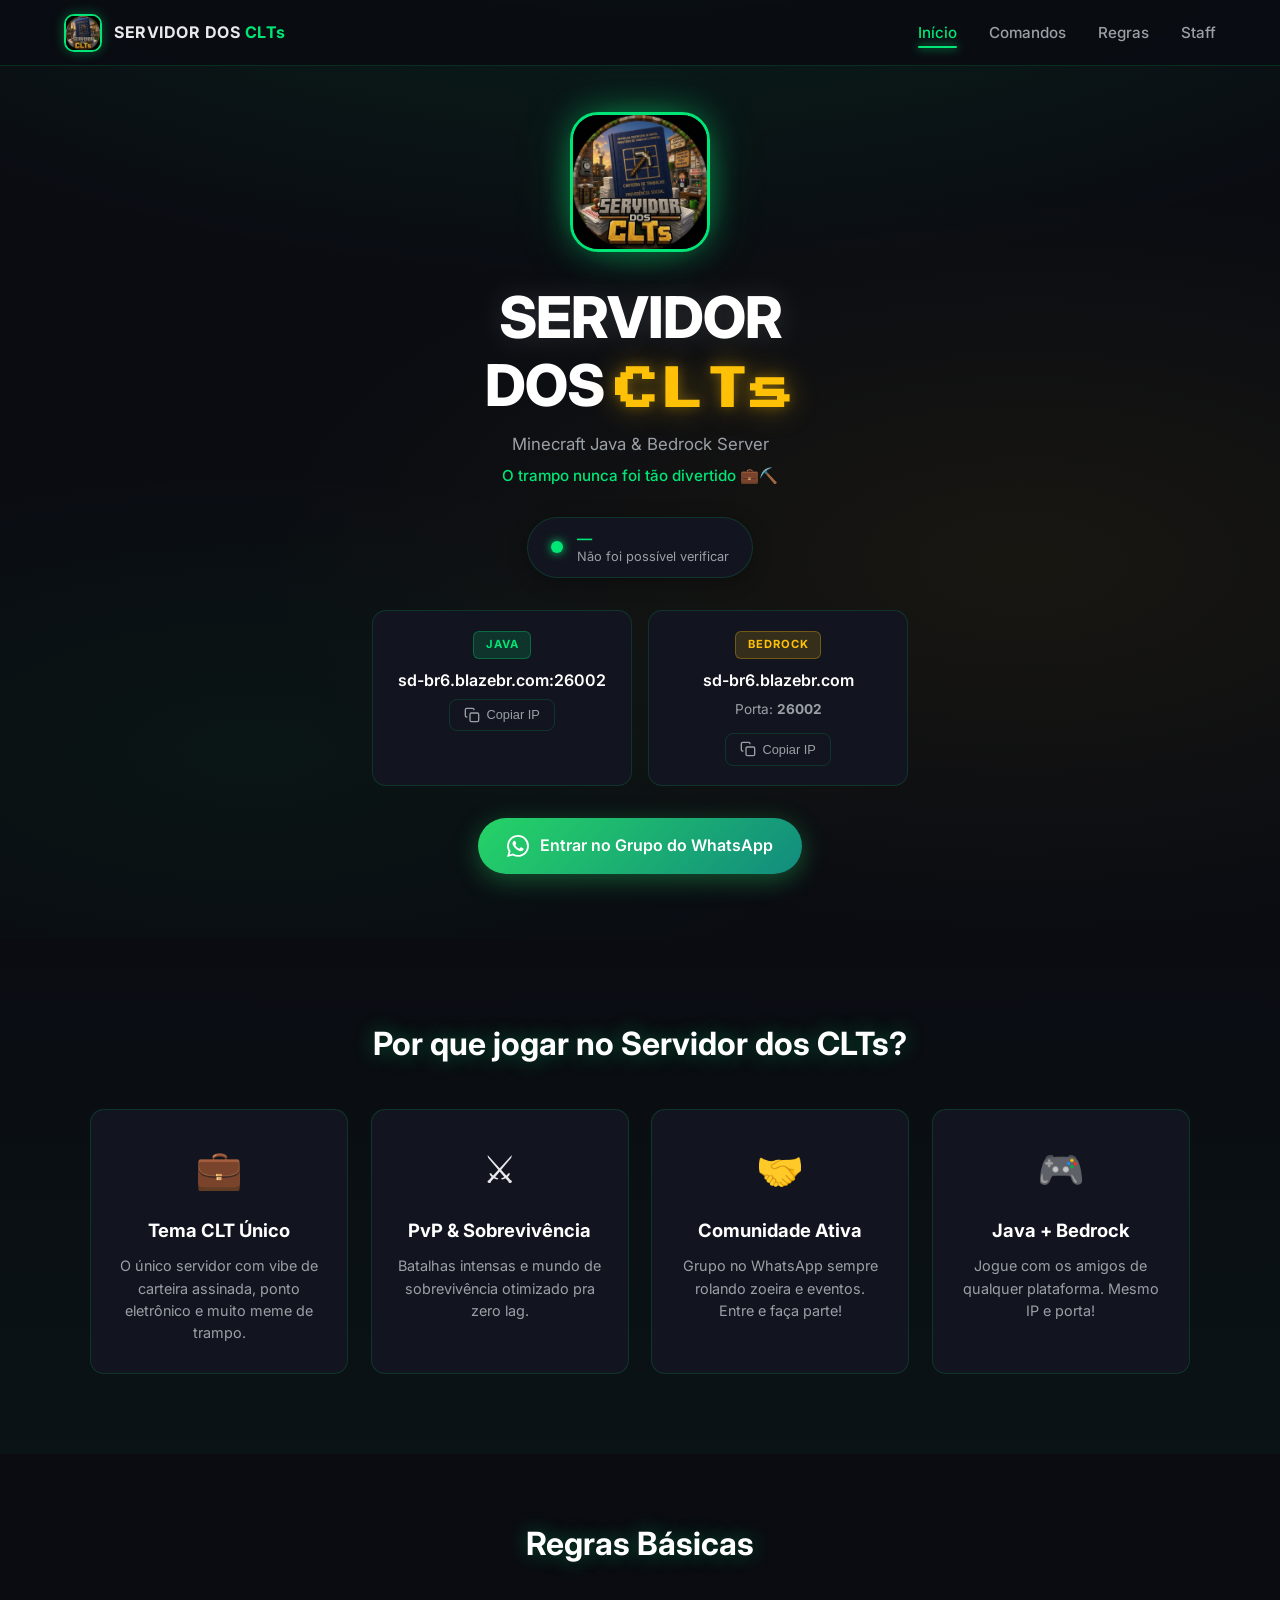
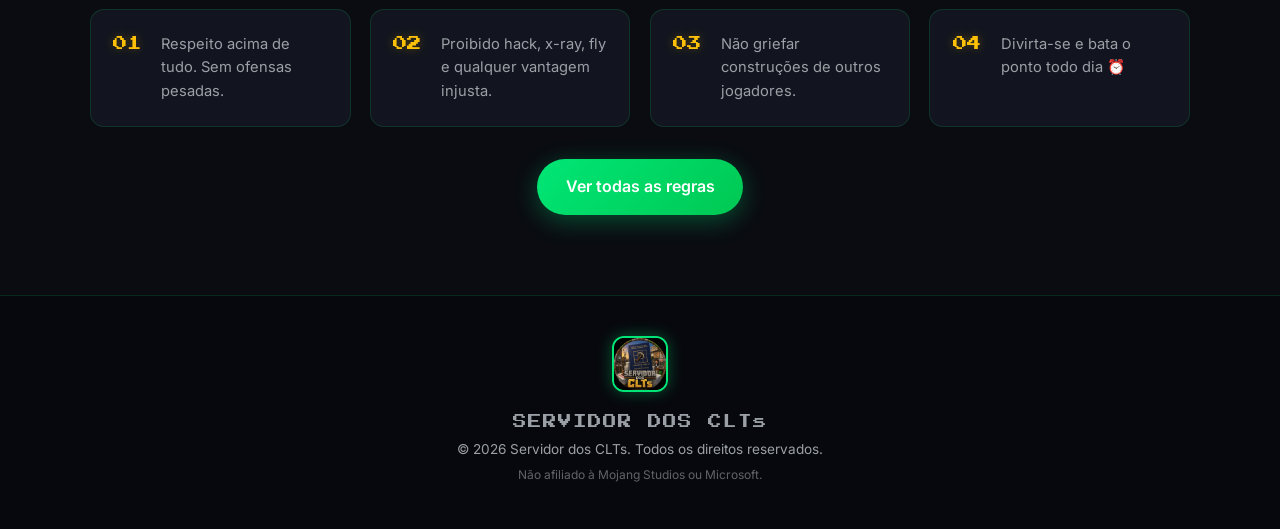
<file: index.html>
<!DOCTYPE html>
<html lang="pt-BR">
<head>
    <meta charset="UTF-8">
    <meta name="viewport" content="width=device-width, initial-scale=1.0">
    <title>Servidor dos CLTs — Minecraft Server</title>
    <link rel="icon" href="img/logo.jpg" type="image/jpeg">

    <!-- Open Graph -->
    <meta property="og:type" content="website">
    <meta property="og:title" content="Servidor dos CLTs — Minecraft Java & Bedrock">
    <meta property="og:description" content="O servidor onde o trampo vira diversão! PvP, sobrevivência e muita zoeira. Java e Bedrock na mesma porta.">
    <meta property="og:image" content="img/logo.jpg">

    <meta name="theme-color" content="#0a0c12">
    <link rel="preconnect" href="https://fonts.googleapis.com">
    <link rel="preconnect" href="https://fonts.gstatic.com" crossorigin>
    <link href="https://fonts.googleapis.com/css2?family=Inter:wght@400;500;600;700;800&family=Press+Start+2P&display=swap" rel="stylesheet">
    <link rel="stylesheet" href="css/style.css">
</head>
<body>
    <!-- Navbar -->
    <nav class="navbar">
        <div class="nav-container">
            <a href="index.html" class="nav-logo">
                <img src="img/logo.jpg" alt="Servidor dos CLTs" class="nav-icon">
                <span class="nav-title">SERVIDOR DOS <span class="highlight">CLTs</span></span>
            </a>
            <ul class="nav-links">
                <li><a href="index.html" class="active">Início</a></li>
                <li><a href="comandos.html">Comandos</a></li>
                <li><a href="regras.html">Regras</a></li>
                <li><a href="staff.html">Staff</a></li>
            </ul>
            <button class="mobile-menu-btn" aria-label="Menu">
                <span></span>
                <span></span>
                <span></span>
            </button>
        </div>
    </nav>

    <main>
        <!-- Hero -->
        <section class="hero">
            <div class="hero-bg"></div>
            <div class="hero-content">
                <div class="logo-wrapper">
                    <img src="img/logo.jpg" alt="Logo Servidor dos CLTs" class="hero-logo">
                    <div class="logo-glow"></div>
                </div>

                <h1 class="server-name">
                    <span class="line1">SERVIDOR</span>
                    <span class="line2">DOS <span class="clt">CLTs</span></span>
                </h1>

                <p class="subtitle">Minecraft Java & Bedrock Server</p>
                <p class="tagline">O trampo nunca foi tão divertido 💼⛏️</p>

                <!-- Status -->
                <div class="status-card">
                    <div class="status-dot"></div>
                    <div class="status-info">
                        <span class="status-text">Online</span>
                        <span class="players" id="player-count">-- / 100 jogadores</span>
                    </div>
                </div>

                <!-- IP Cards -->
                <div class="ip-section">
                    <div class="ip-card">
                        <div class="ip-header">
                            <span class="ip-badge java">JAVA</span>
                        </div>
                        <div class="ip-address" id="java-ip">sd-br6.blazebr.com:26002</div>
                        <button class="copy-btn" onclick="copyIP('sd-br6.blazebr.com:26002', this)">
                            <svg width="16" height="16" viewBox="0 0 24 24" fill="none" stroke="currentColor" stroke-width="2">
                                <rect x="9" y="9" width="13" height="13" rx="2"></rect>
                                <path d="M5 15H4a2 2 0 0 1-2-2V4a2 2 0 0 1 2-2h9a2 2 0 0 1 2 2v1"></path>
                            </svg>
                            Copiar IP
                        </button>
                    </div>

                    <div class="ip-card">
                        <div class="ip-header">
                            <span class="ip-badge bedrock">BEDROCK</span>
                        </div>
                        <div class="ip-address">sd-br6.blazebr.com</div>
                        <div class="ip-port">Porta: <strong>26002</strong></div>
                        <button class="copy-btn" onclick="copyIP('sd-br6.blazebr.com', this)">
                            <svg width="16" height="16" viewBox="0 0 24 24" fill="none" stroke="currentColor" stroke-width="2">
                                <rect x="9" y="9" width="13" height="13" rx="2"></rect>
                                <path d="M5 15H4a2 2 0 0 1-2-2V4a2 2 0 0 1 2-2h9a2 2 0 0 1 2 2v1"></path>
                            </svg>
                            Copiar IP
                        </button>
                    </div>
                </div>

                <!-- WhatsApp -->
                <a href="https://chat.whatsapp.com/Iogxjz1xjlr95EqP1AW3XE" target="_blank" class="whatsapp-btn">
                    <svg viewBox="0 0 24 24" width="22" height="22" fill="currentColor">
                        <path d="M17.472 14.382c-.297-.149-1.758-.867-2.03-.967-.273-.099-.471-.148-.67.15-.197.297-.767.966-.94 1.164-.173.199-.347.223-.644.075-.297-.15-1.255-.463-2.39-1.475-.883-.788-1.48-1.761-1.653-2.059-.173-.297-.018-.458.13-.606.134-.133.298-.347.446-.52.149-.174.198-.298.298-.497.099-.198.05-.371-.025-.52-.075-.149-.669-1.612-.916-2.207-.242-.579-.487-.5-.669-.51-.173-.008-.371-.01-.57-.01-.198 0-.52.074-.792.372-.272.297-1.04 1.016-1.04 2.479 0 1.462 1.065 2.875 1.213 3.074.149.198 2.096 3.2 5.077 4.487.709.306 1.262.489 1.694.625.712.227 1.36.195 1.871.118.571-.085 1.758-.719 2.006-1.413.248-.694.248-1.289.173-1.413-.074-.124-.272-.198-.57-.347m-5.421 7.403h-.004a9.87 9.87 0 0 1-5.031-1.378l-.361-.214-3.741.982.998-3.648-.235-.374a9.86 9.86 0 0 1-1.51-5.26c.001-5.45 4.436-9.884 9.888-9.884 2.64 0 5.122 1.03 6.988 2.898a9.825 9.825 0 0 1 2.893 6.994c-.003 5.45-4.437 9.884-9.885 9.884m8.413-18.297A11.815 11.815 0 0 0 12.05 0C5.495 0 .16 5.335.157 11.892c0 2.096.547 4.142 1.588 5.945L.057 24l6.305-1.654a11.882 11.882 0 0 0 5.683 1.448h.005c6.554 0 11.89-5.335 11.893-11.893a11.821 11.821 0 0 0-3.48-8.413Z"/>
                    </svg>
                    Entrar no Grupo do WhatsApp
                </a>
            </div>
        </section>

        <!-- Features -->
        <section class="features">
            <div class="container">
                <h2 class="section-title">Por que jogar no Servidor dos CLTs?</h2>
                <div class="features-grid">
                    <div class="feature-card">
                        <div class="feature-icon">💼</div>
                        <h3>Tema CLT Único</h3>
                        <p>O único servidor com vibe de carteira assinada, ponto eletrônico e muito meme de trampo.</p>
                    </div>
                    <div class="feature-card">
                        <div class="feature-icon">⚔️</div>
                        <h3>PvP & Sobrevivência</h3>
                        <p>Batalhas intensas e mundo de sobrevivência otimizado pra zero lag.</p>
                    </div>
                    <div class="feature-card">
                        <div class="feature-icon">🤝</div>
                        <h3>Comunidade Ativa</h3>
                        <p>Grupo no WhatsApp sempre rolando zoeira e eventos. Entre e faça parte!</p>
                    </div>
                    <div class="feature-card">
                        <div class="feature-icon">🎮</div>
                        <h3>Java + Bedrock</h3>
                        <p>Jogue com os amigos de qualquer plataforma. Mesmo IP e porta!</p>
                    </div>
                </div>
            </div>
        </section>

        <!-- Regras rápidas -->
        <section class="regras" id="regras">
            <div class="container">
                <h2 class="section-title">Regras Básicas</h2>
                <div class="regras-grid">
                    <div class="regra-item">
                        <span class="regra-num">01</span>
                        <p>Respeito acima de tudo. Sem ofensas pesadas.</p>
                    </div>
                    <div class="regra-item">
                        <span class="regra-num">02</span>
                        <p>Proibido hack, x-ray, fly e qualquer vantagem injusta.</p>
                    </div>
                    <div class="regra-item">
                        <span class="regra-num">03</span>
                        <p>Não griefar construções de outros jogadores.</p>
                    </div>
                    <div class="regra-item">
                        <span class="regra-num">04</span>
                        <p>Divirta-se e bata o ponto todo dia ⏰</p>
                    </div>
                </div>
                <div style="text-align:center; margin-top: 2rem;">
                    <a href="regras.html" class="whatsapp-btn" style="background: linear-gradient(135deg, #00e676, #00c853); box-shadow: 0 6px 25px rgba(0,230,118,0.3);">
                        Ver todas as regras
                    </a>
                </div>
            </div>
        </section>
    </main>

    <footer class="footer">
        <div class="container">
            <img src="img/logo.jpg" alt="Servidor dos CLTs" class="footer-logo">
            <p class="footer-title">SERVIDOR DOS CLTs</p>
            <p>&copy; 2026 Servidor dos CLTs. Todos os direitos reservados.</p>
            <p class="footer-note">Não afiliado à Mojang Studios ou Microsoft.</p>
        </div>
    </footer>

    <script src="js/main.js"></script>
</body>
</html>
</file>
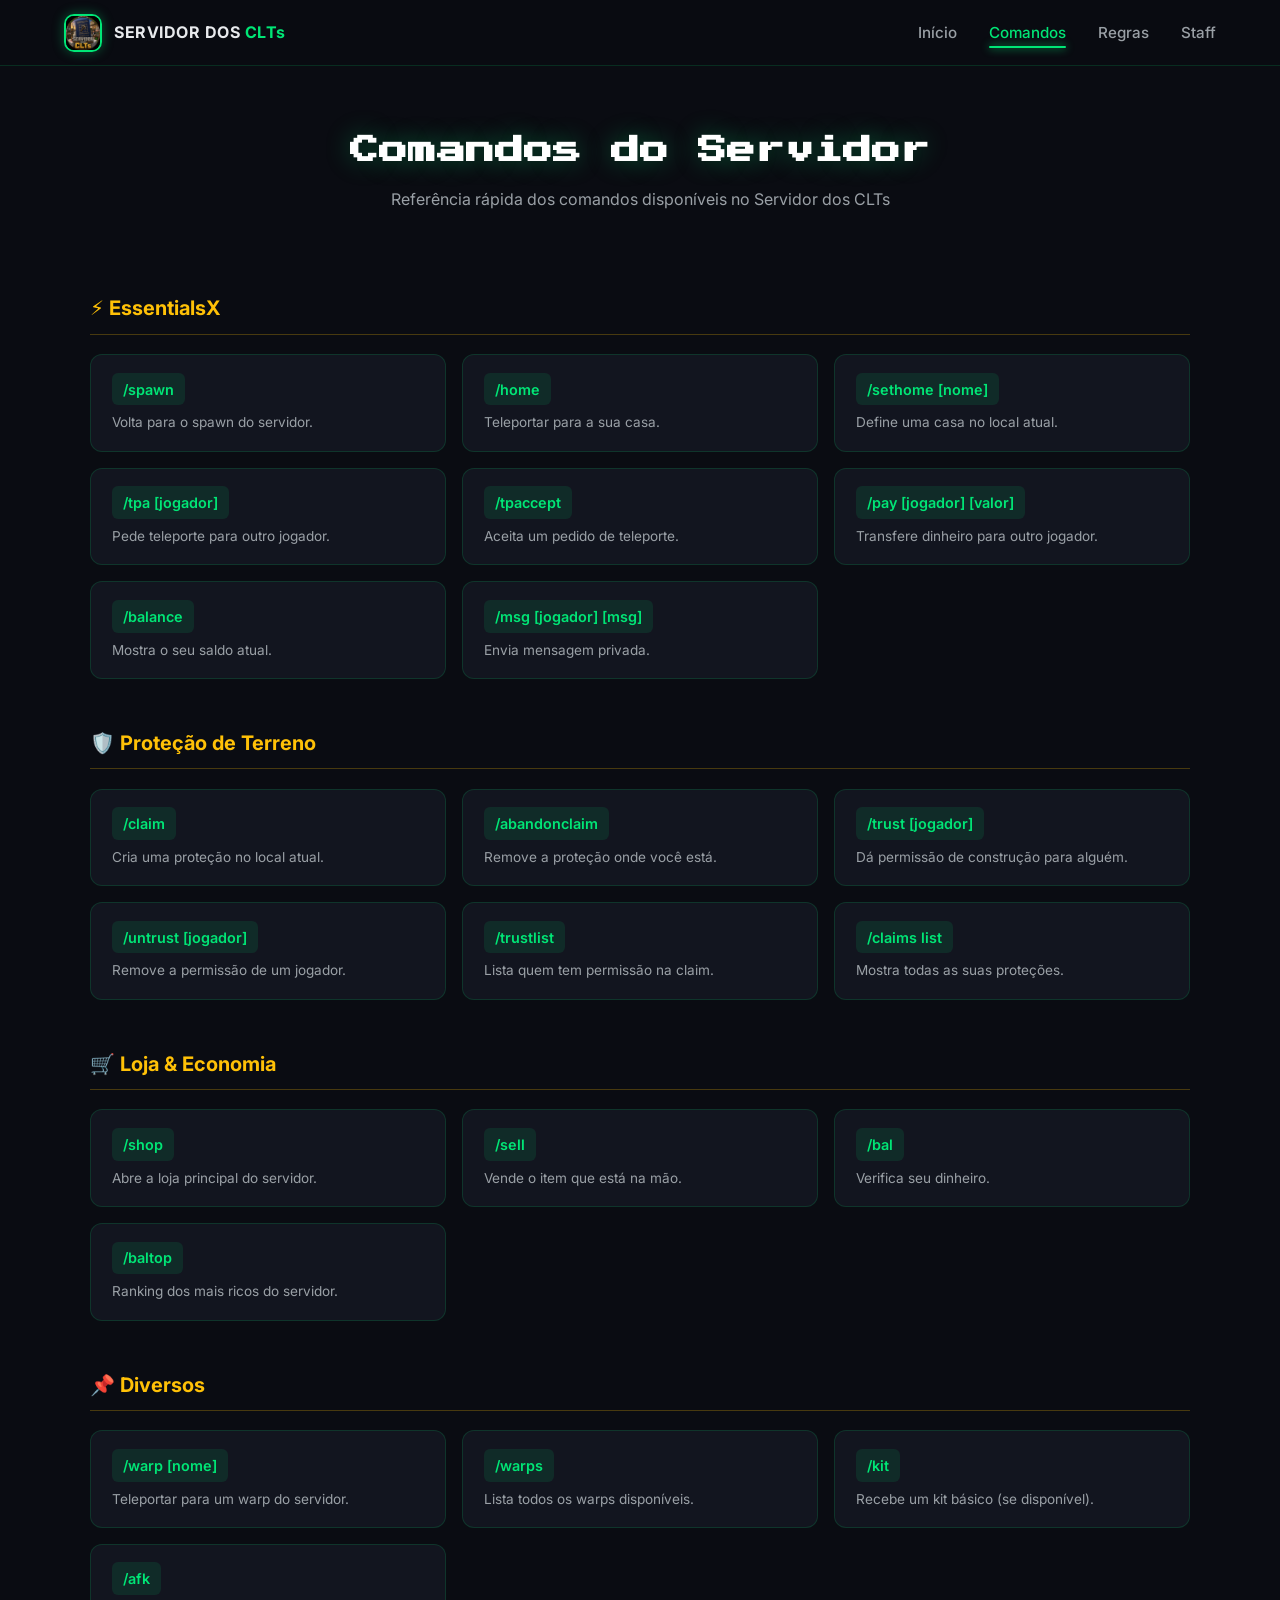
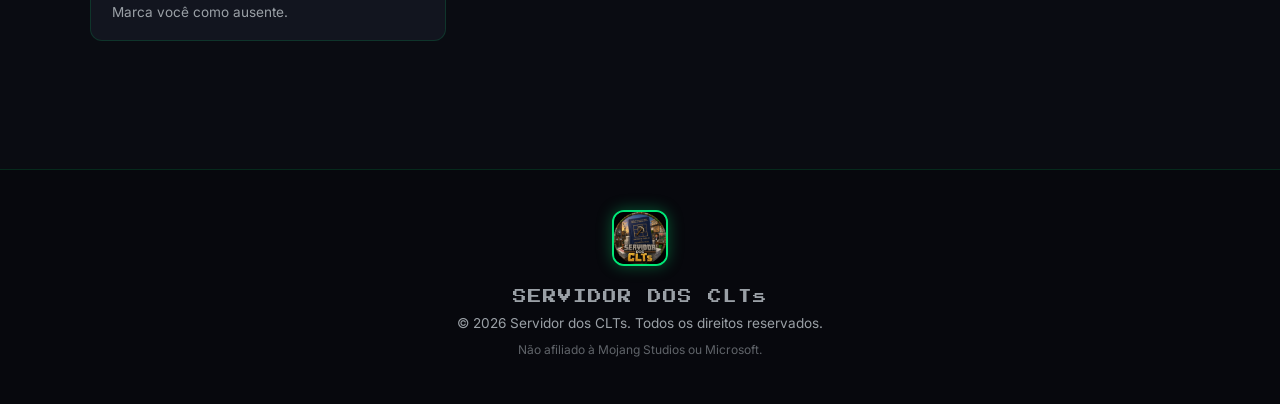
<file: comandos.html>
<!DOCTYPE html>
<html lang="pt-BR">
<head>
    <meta charset="UTF-8">
    <meta name="viewport" content="width=device-width, initial-scale=1.0">
    <title>Comandos — Servidor dos CLTs</title>
    <link rel="icon" href="img/logo.jpg" type="image/jpeg">
    <meta name="theme-color" content="#0a0c12">
    <link rel="preconnect" href="https://fonts.googleapis.com">
    <link rel="preconnect" href="https://fonts.gstatic.com" crossorigin>
    <link href="https://fonts.googleapis.com/css2?family=Inter:wght@400;500;600;700;800&family=Press+Start+2P&display=swap" rel="stylesheet">
    <link rel="stylesheet" href="css/style.css">
</head>
<body>
    <nav class="navbar">
        <div class="nav-container">
            <a href="index.html" class="nav-logo">
                <img src="img/logo.jpg" alt="Servidor dos CLTs" class="nav-icon">
                <span class="nav-title">SERVIDOR DOS <span class="highlight">CLTs</span></span>
            </a>
            <ul class="nav-links">
                <li><a href="index.html">Início</a></li>
                <li><a href="comandos.html" class="active">Comandos</a></li>
                <li><a href="regras.html">Regras</a></li>
                <li><a href="staff.html">Staff</a></li>
            </ul>
            <button class="mobile-menu-btn" aria-label="Menu">
                <span></span>
                <span></span>
                <span></span>
            </button>
        </div>
    </nav>

    <main>
        <section class="comandos-hero">
            <h1>Comandos do Servidor</h1>
            <p>Referência rápida dos comandos disponíveis no Servidor dos CLTs</p>
        </section>

        <section class="comandos-section">
            <div class="container">

                <!-- EssentialsX -->
                <div class="plugin-block">
                    <h2 class="plugin-title">⚡ EssentialsX</h2>
                    <div class="commands-grid">
                        <div class="cmd-card">
                            <div class="cmd-name">/spawn</div>
                            <div class="cmd-desc">Volta para o spawn do servidor.</div>
                        </div>
                        <div class="cmd-card">
                            <div class="cmd-name">/home</div>
                            <div class="cmd-desc">Teleportar para a sua casa.</div>
                        </div>
                        <div class="cmd-card">
                            <div class="cmd-name">/sethome [nome]</div>
                            <div class="cmd-desc">Define uma casa no local atual.</div>
                        </div>
                        <div class="cmd-card">
                            <div class="cmd-name">/tpa [jogador]</div>
                            <div class="cmd-desc">Pede teleporte para outro jogador.</div>
                        </div>
                        <div class="cmd-card">
                            <div class="cmd-name">/tpaccept</div>
                            <div class="cmd-desc">Aceita um pedido de teleporte.</div>
                        </div>
                        <div class="cmd-card">
                            <div class="cmd-name">/pay [jogador] [valor]</div>
                            <div class="cmd-desc">Transfere dinheiro para outro jogador.</div>
                        </div>
                        <div class="cmd-card">
                            <div class="cmd-name">/balance</div>
                            <div class="cmd-desc">Mostra o seu saldo atual.</div>
                        </div>
                        <div class="cmd-card">
                            <div class="cmd-name">/msg [jogador] [msg]</div>
                            <div class="cmd-desc">Envia mensagem privada.</div>
                        </div>
                    </div>
                </div>

                <!-- GriefPrevention -->
                <div class="plugin-block">
                    <h2 class="plugin-title">🛡️ Proteção de Terreno</h2>
                    <div class="commands-grid">
                        <div class="cmd-card">
                            <div class="cmd-name">/claim</div>
                            <div class="cmd-desc">Cria uma proteção no local atual.</div>
                        </div>
                        <div class="cmd-card">
                            <div class="cmd-name">/abandonclaim</div>
                            <div class="cmd-desc">Remove a proteção onde você está.</div>
                        </div>
                        <div class="cmd-card">
                            <div class="cmd-name">/trust [jogador]</div>
                            <div class="cmd-desc">Dá permissão de construção para alguém.</div>
                        </div>
                        <div class="cmd-card">
                            <div class="cmd-name">/untrust [jogador]</div>
                            <div class="cmd-desc">Remove a permissão de um jogador.</div>
                        </div>
                        <div class="cmd-card">
                            <div class="cmd-name">/trustlist</div>
                            <div class="cmd-desc">Lista quem tem permissão na claim.</div>
                        </div>
                        <div class="cmd-card">
                            <div class="cmd-name">/claims list</div>
                            <div class="cmd-desc">Mostra todas as suas proteções.</div>
                        </div>
                    </div>
                </div>

                <!-- Loja / Economia -->
                <div class="plugin-block">
                    <h2 class="plugin-title">🛒 Loja & Economia</h2>
                    <div class="commands-grid">
                        <div class="cmd-card">
                            <div class="cmd-name">/shop</div>
                            <div class="cmd-desc">Abre a loja principal do servidor.</div>
                        </div>
                        <div class="cmd-card">
                            <div class="cmd-name">/sell</div>
                            <div class="cmd-desc">Vende o item que está na mão.</div>
                        </div>
                        <div class="cmd-card">
                            <div class="cmd-name">/bal</div>
                            <div class="cmd-desc">Verifica seu dinheiro.</div>
                        </div>
                        <div class="cmd-card">
                            <div class="cmd-name">/baltop</div>
                            <div class="cmd-desc">Ranking dos mais ricos do servidor.</div>
                        </div>
                    </div>
                </div>

                <!-- Diversos -->
                <div class="plugin-block">
                    <h2 class="plugin-title">📌 Diversos</h2>
                    <div class="commands-grid">
                        <div class="cmd-card">
                            <div class="cmd-name">/warp [nome]</div>
                            <div class="cmd-desc">Teleportar para um warp do servidor.</div>
                        </div>
                        <div class="cmd-card">
                            <div class="cmd-name">/warps</div>
                            <div class="cmd-desc">Lista todos os warps disponíveis.</div>
                        </div>
                        <div class="cmd-card">
                            <div class="cmd-name">/kit</div>
                            <div class="cmd-desc">Recebe um kit básico (se disponível).</div>
                        </div>
                        <div class="cmd-card">
                            <div class="cmd-name">/afk</div>
                            <div class="cmd-desc">Marca você como ausente.</div>
                        </div>
                    </div>
                </div>

            </div>
        </section>
    </main>

    <footer class="footer">
        <div class="container">
            <img src="img/logo.jpg" alt="Servidor dos CLTs" class="footer-logo">
            <p class="footer-title">SERVIDOR DOS CLTs</p>
            <p>&copy; 2026 Servidor dos CLTs. Todos os direitos reservados.</p>
            <p class="footer-note">Não afiliado à Mojang Studios ou Microsoft.</p>
        </div>
    </footer>

    <script src="js/main.js"></script>
</body>
</html>
</file>
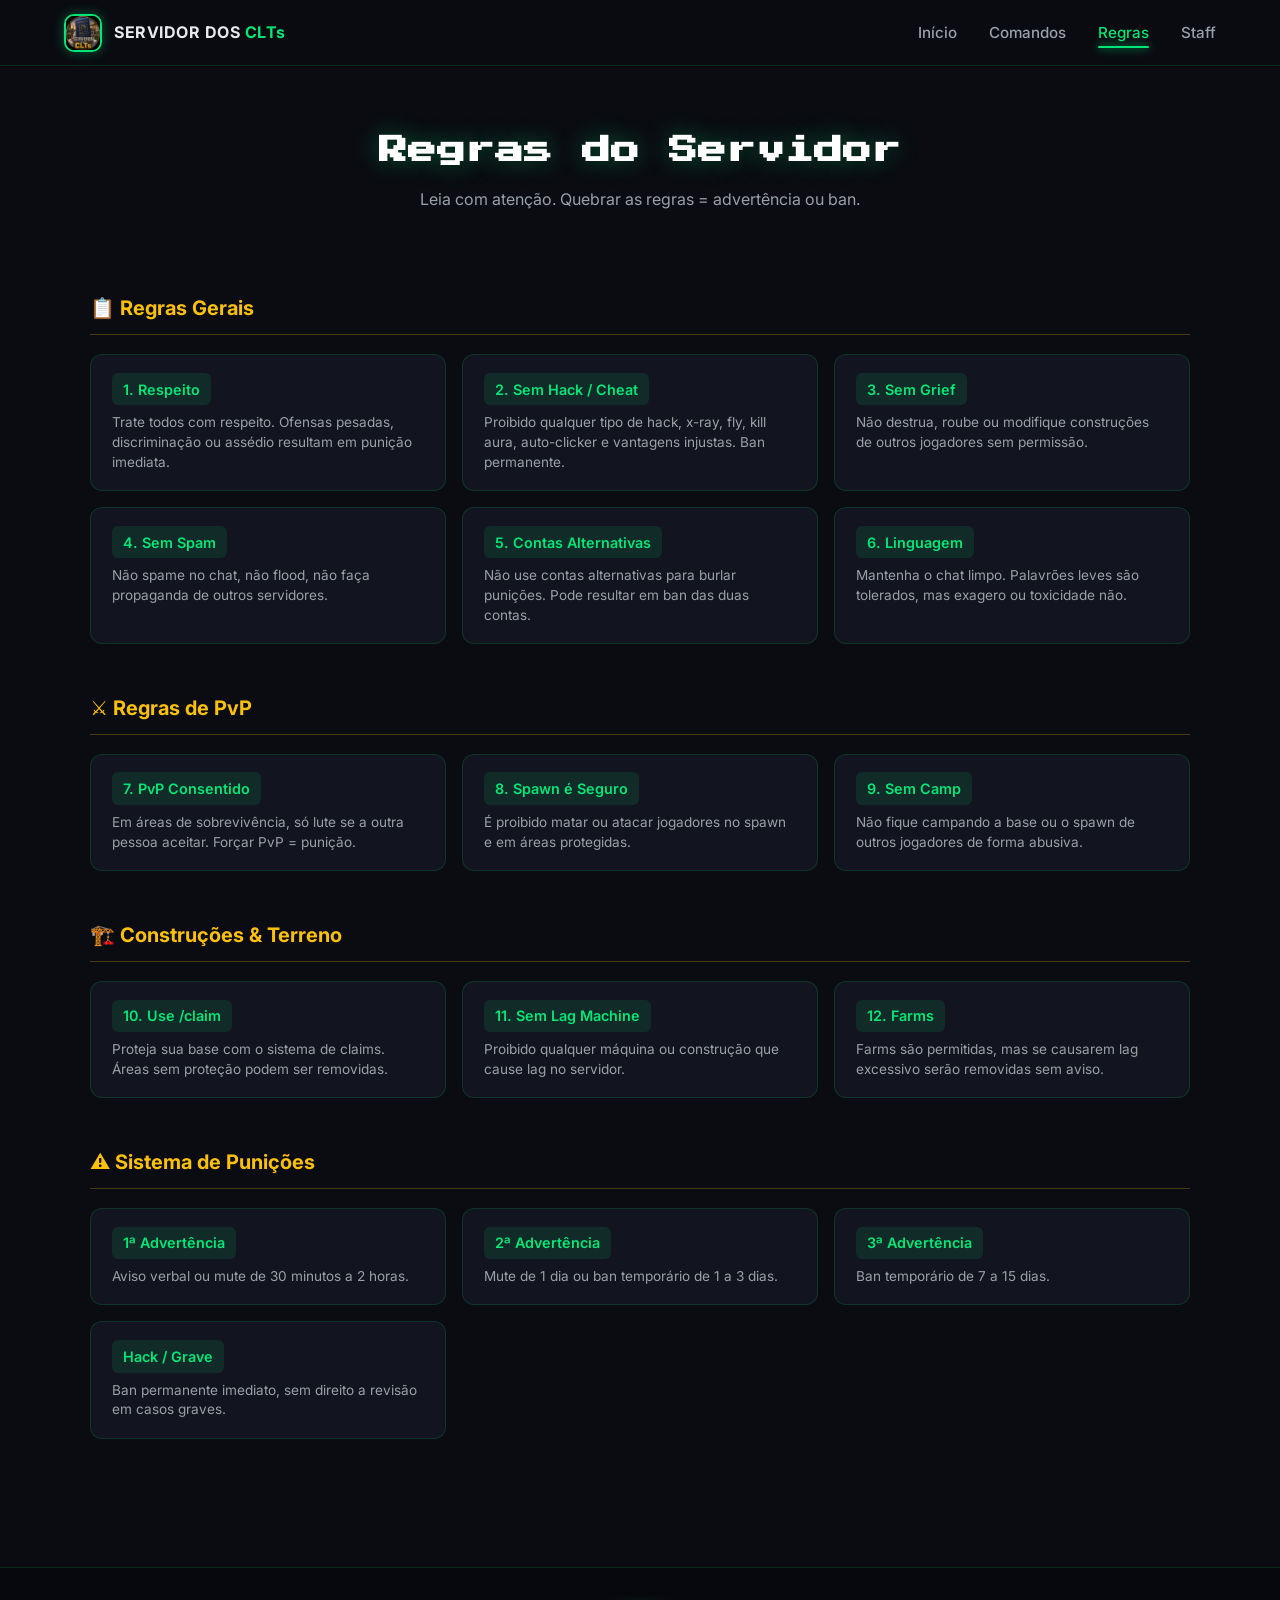
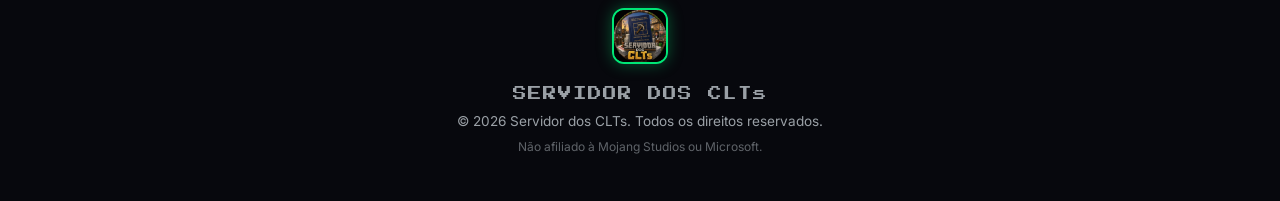
<file: regras.html>
<!DOCTYPE html>
<html lang="pt-BR">
<head>
    <meta charset="UTF-8">
    <meta name="viewport" content="width=device-width, initial-scale=1.0">
    <title>Regras — Servidor dos CLTs</title>
    <link rel="icon" href="img/logo.jpg" type="image/jpeg">
    <meta name="theme-color" content="#0a0c12">
    <link rel="preconnect" href="https://fonts.googleapis.com">
    <link rel="preconnect" href="https://fonts.gstatic.com" crossorigin>
    <link href="https://fonts.googleapis.com/css2?family=Inter:wght@400;500;600;700;800&family=Press+Start+2P&display=swap" rel="stylesheet">
    <link rel="stylesheet" href="css/style.css">
</head>
<body>
    <nav class="navbar">
        <div class="nav-container">
            <a href="index.html" class="nav-logo">
                <img src="img/logo.jpg" alt="Servidor dos CLTs" class="nav-icon">
                <span class="nav-title">SERVIDOR DOS <span class="highlight">CLTs</span></span>
            </a>
            <ul class="nav-links">
                <li><a href="index.html">Início</a></li>
                <li><a href="comandos.html">Comandos</a></li>
                <li><a href="regras.html" class="active">Regras</a></li>
                <li><a href="staff.html">Staff</a></li>
            </ul>
            <button class="mobile-menu-btn" aria-label="Menu">
                <span></span><span></span><span></span>
            </button>
        </div>
    </nav>

    <main>
        <section class="comandos-hero">
            <h1>Regras do Servidor</h1>
            <p>Leia com atenção. Quebrar as regras = advertência ou ban.</p>
        </section>

        <section class="comandos-section">
            <div class="container">

                <div class="plugin-block">
                    <h2 class="plugin-title">📋 Regras Gerais</h2>
                    <div class="commands-grid">
                        <div class="cmd-card">
                            <div class="cmd-name">1. Respeito</div>
                            <div class="cmd-desc">Trate todos com respeito. Ofensas pesadas, discriminação ou assédio resultam em punição imediata.</div>
                        </div>
                        <div class="cmd-card">
                            <div class="cmd-name">2. Sem Hack / Cheat</div>
                            <div class="cmd-desc">Proibido qualquer tipo de hack, x-ray, fly, kill aura, auto-clicker e vantagens injustas. Ban permanente.</div>
                        </div>
                        <div class="cmd-card">
                            <div class="cmd-name">3. Sem Grief</div>
                            <div class="cmd-desc">Não destrua, roube ou modifique construções de outros jogadores sem permissão.</div>
                        </div>
                        <div class="cmd-card">
                            <div class="cmd-name">4. Sem Spam</div>
                            <div class="cmd-desc">Não spame no chat, não flood, não faça propaganda de outros servidores.</div>
                        </div>
                        <div class="cmd-card">
                            <div class="cmd-name">5. Contas Alternativas</div>
                            <div class="cmd-desc">Não use contas alternativas para burlar punições. Pode resultar em ban das duas contas.</div>
                        </div>
                        <div class="cmd-card">
                            <div class="cmd-name">6. Linguagem</div>
                            <div class="cmd-desc">Mantenha o chat limpo. Palavrões leves são tolerados, mas exagero ou toxicidade não.</div>
                        </div>
                    </div>
                </div>

                <div class="plugin-block">
                    <h2 class="plugin-title">⚔️ Regras de PvP</h2>
                    <div class="commands-grid">
                        <div class="cmd-card">
                            <div class="cmd-name">7. PvP Consentido</div>
                            <div class="cmd-desc">Em áreas de sobrevivência, só lute se a outra pessoa aceitar. Forçar PvP = punição.</div>
                        </div>
                        <div class="cmd-card">
                            <div class="cmd-name">8. Spawn é Seguro</div>
                            <div class="cmd-desc">É proibido matar ou atacar jogadores no spawn e em áreas protegidas.</div>
                        </div>
                        <div class="cmd-card">
                            <div class="cmd-name">9. Sem Camp</div>
                            <div class="cmd-desc">Não fique campando a base ou o spawn de outros jogadores de forma abusiva.</div>
                        </div>
                    </div>
                </div>

                <div class="plugin-block">
                    <h2 class="plugin-title">🏗️ Construções & Terreno</h2>
                    <div class="commands-grid">
                        <div class="cmd-card">
                            <div class="cmd-name">10. Use /claim</div>
                            <div class="cmd-desc">Proteja sua base com o sistema de claims. Áreas sem proteção podem ser removidas.</div>
                        </div>
                        <div class="cmd-card">
                            <div class="cmd-name">11. Sem Lag Machine</div>
                            <div class="cmd-desc">Proibido qualquer máquina ou construção que cause lag no servidor.</div>
                        </div>
                        <div class="cmd-card">
                            <div class="cmd-name">12. Farms</div>
                            <div class="cmd-desc">Farms são permitidas, mas se causarem lag excessivo serão removidas sem aviso.</div>
                        </div>
                    </div>
                </div>

                <div class="plugin-block">
                    <h2 class="plugin-title">⚠️ Sistema de Punições</h2>
                    <div class="commands-grid">
                        <div class="cmd-card">
                            <div class="cmd-name">1ª Advertência</div>
                            <div class="cmd-desc">Aviso verbal ou mute de 30 minutos a 2 horas.</div>
                        </div>
                        <div class="cmd-card">
                            <div class="cmd-name">2ª Advertência</div>
                            <div class="cmd-desc">Mute de 1 dia ou ban temporário de 1 a 3 dias.</div>
                        </div>
                        <div class="cmd-card">
                            <div class="cmd-name">3ª Advertência</div>
                            <div class="cmd-desc">Ban temporário de 7 a 15 dias.</div>
                        </div>
                        <div class="cmd-card">
                            <div class="cmd-name">Hack / Grave</div>
                            <div class="cmd-desc">Ban permanente imediato, sem direito a revisão em casos graves.</div>
                        </div>
                    </div>
                </div>

            </div>
        </section>
    </main>

    <footer class="footer">
        <div class="container">
            <img src="img/logo.jpg" alt="Servidor dos CLTs" class="footer-logo">
            <p class="footer-title">SERVIDOR DOS CLTs</p>
            <p>&copy; 2026 Servidor dos CLTs. Todos os direitos reservados.</p>
            <p class="footer-note">Não afiliado à Mojang Studios ou Microsoft.</p>
        </div>
    </footer>

    <script src="js/main.js"></script>
</body>
</html>
</file>
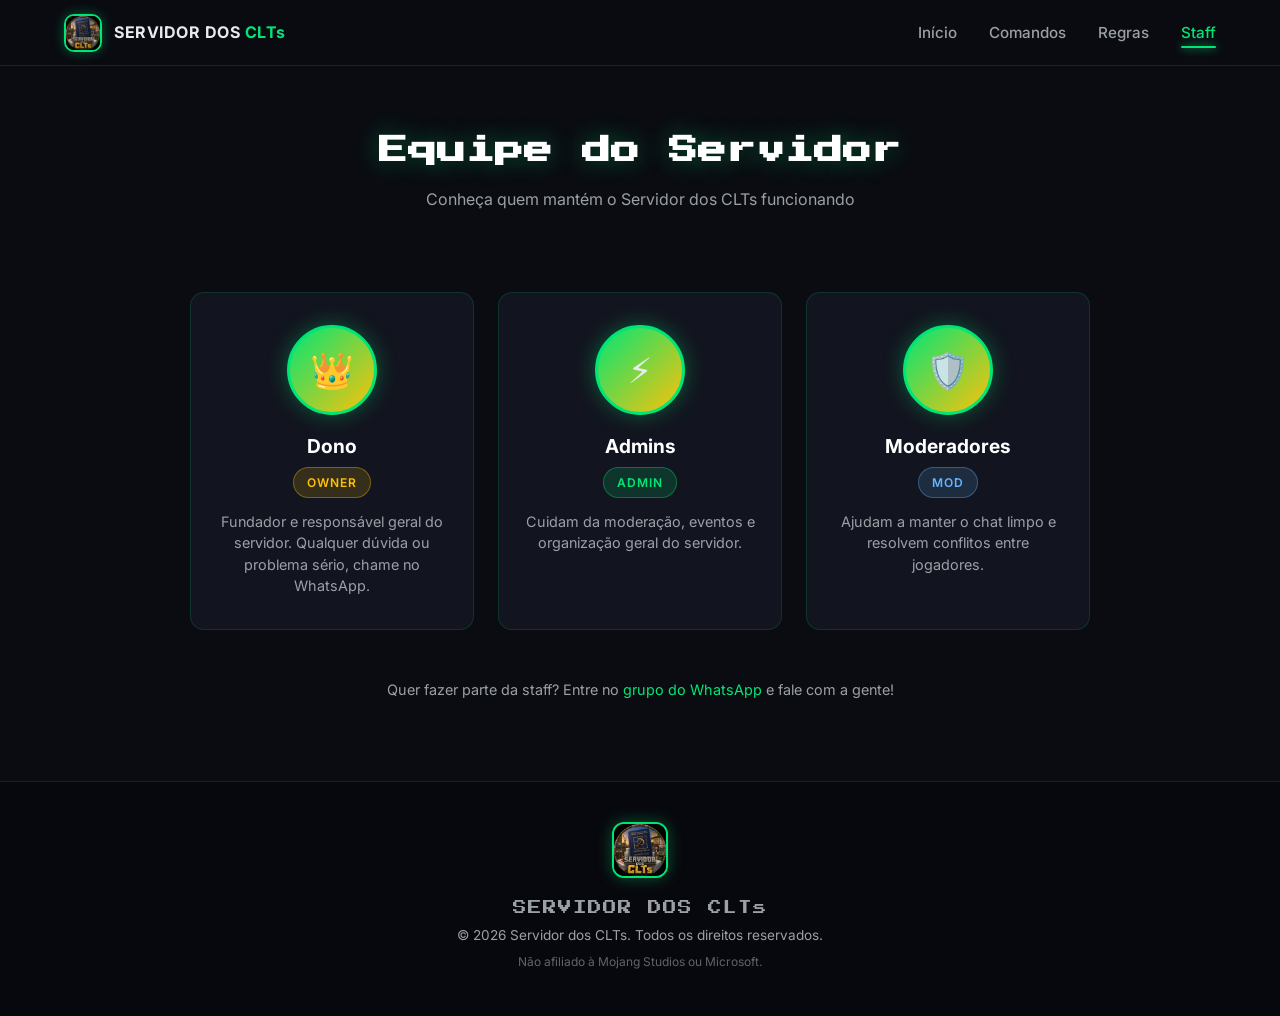
<file: staff.html>
<!DOCTYPE html>
<html lang="pt-BR">
<head>
    <meta charset="UTF-8">
    <meta name="viewport" content="width=device-width, initial-scale=1.0">
    <title>Staff — Servidor dos CLTs</title>
    <link rel="icon" href="img/logo.jpg" type="image/jpeg">
    <meta name="theme-color" content="#0a0c12">
    <link rel="preconnect" href="https://fonts.googleapis.com">
    <link rel="preconnect" href="https://fonts.gstatic.com" crossorigin>
    <link href="https://fonts.googleapis.com/css2?family=Inter:wght@400;500;600;700;800&family=Press+Start+2P&display=swap" rel="stylesheet">
    <link rel="stylesheet" href="css/style.css">
    <style>
        .staff-grid {
            display: grid;
            grid-template-columns: repeat(auto-fit, minmax(260px, 1fr));
            gap: 1.5rem;
            max-width: 900px;
            margin: 0 auto;
        }
        .staff-card {
            background: var(--bg-card);
            border: 1px solid var(--border);
            border-radius: var(--radius);
            padding: 2rem 1.5rem;
            text-align: center;
            transition: all 0.3s ease;
        }
        .staff-card:hover {
            border-color: var(--neon);
            transform: translateY(-6px);
            box-shadow: 0 12px 30px rgba(0,0,0,0.35), 0 0 20px rgba(0,230,118,0.1);
        }
        .staff-avatar {
            width: 90px;
            height: 90px;
            border-radius: 50%;
            background: linear-gradient(135deg, var(--neon), var(--gold));
            display: flex;
            align-items: center;
            justify-content: center;
            font-size: 2.2rem;
            margin: 0 auto 1rem;
            border: 3px solid var(--neon);
            box-shadow: 0 0 20px var(--neon-glow);
        }
        .staff-name {
            font-size: 1.2rem;
            font-weight: 700;
            color: #fff;
            margin-bottom: 0.3rem;
        }
        .staff-role {
            display: inline-block;
            font-size: 0.75rem;
            font-weight: 600;
            letter-spacing: 1px;
            padding: 0.3rem 0.8rem;
            border-radius: 20px;
            margin-bottom: 0.8rem;
        }
        .role-owner {
            background: rgba(255, 193, 7, 0.15);
            color: var(--gold);
            border: 1px solid rgba(255, 193, 7, 0.35);
        }
        .role-admin {
            background: rgba(0, 230, 118, 0.15);
            color: var(--neon);
            border: 1px solid rgba(0, 230, 118, 0.35);
        }
        .role-mod {
            background: rgba(100, 180, 255, 0.15);
            color: #64b4ff;
            border: 1px solid rgba(100, 180, 255, 0.35);
        }
        .staff-desc {
            font-size: 0.9rem;
            color: var(--text-muted);
            line-height: 1.5;
        }
        .staff-note {
            text-align: center;
            margin-top: 3rem;
            color: var(--text-muted);
            font-size: 0.9rem;
        }
        .staff-note a {
            color: var(--neon);
            text-decoration: none;
        }
        .staff-note a:hover {
            text-decoration: underline;
        }
    </style>
</head>
<body>
    <nav class="navbar">
        <div class="nav-container">
            <a href="index.html" class="nav-logo">
                <img src="img/logo.jpg" alt="Servidor dos CLTs" class="nav-icon">
                <span class="nav-title">SERVIDOR DOS <span class="highlight">CLTs</span></span>
            </a>
            <ul class="nav-links">
                <li><a href="index.html">Início</a></li>
                <li><a href="comandos.html">Comandos</a></li>
                <li><a href="regras.html">Regras</a></li>
                <li><a href="staff.html" class="active">Staff</a></li>
            </ul>
            <button class="mobile-menu-btn" aria-label="Menu">
                <span></span><span></span><span></span>
            </button>
        </div>
    </nav>

    <main>
        <section class="comandos-hero">
            <h1>Equipe do Servidor</h1>
            <p>Conheça quem mantém o Servidor dos CLTs funcionando</p>
        </section>

        <section class="comandos-section">
            <div class="container">
                <div class="staff-grid">

                    <div class="staff-card">
                        <div class="staff-avatar">👑</div>
                        <div class="staff-name">Dono</div>
                        <div class="staff-role role-owner">OWNER</div>
                        <p class="staff-desc">Fundador e responsável geral do servidor. Qualquer dúvida ou problema sério, chame no WhatsApp.</p>
                    </div>

                    <div class="staff-card">
                        <div class="staff-avatar">⚡</div>
                        <div class="staff-name">Admins</div>
                        <div class="staff-role role-admin">ADMIN</div>
                        <p class="staff-desc">Cuidam da moderação, eventos e organização geral do servidor.</p>
                    </div>

                    <div class="staff-card">
                        <div class="staff-avatar">🛡️</div>
                        <div class="staff-name">Moderadores</div>
                        <div class="staff-role role-mod">MOD</div>
                        <p class="staff-desc">Ajudam a manter o chat limpo e resolvem conflitos entre jogadores.</p>
                    </div>

                </div>

                <p class="staff-note">
                    Quer fazer parte da staff? Entre no 
                    <a href="https://chat.whatsapp.com/Iogxjz1xjlr95EqP1AW3XE" target="_blank">grupo do WhatsApp</a> 
                    e fale com a gente!
                </p>
            </div>
        </section>
    </main>

    <footer class="footer">
        <div class="container">
            <img src="img/logo.jpg" alt="Servidor dos CLTs" class="footer-logo">
            <p class="footer-title">SERVIDOR DOS CLTs</p>
            <p>&copy; 2026 Servidor dos CLTs. Todos os direitos reservados.</p>
            <p class="footer-note">Não afiliado à Mojang Studios ou Microsoft.</p>
        </div>
    </footer>

    <script src="js/main.js"></script>
</body>
</html>
</file>
<file: css/style.css>
/* ===== RESET & BASE ===== */
* {
    margin: 0;
    padding: 0;
    box-sizing: border-box;
}

:root {
    --bg-dark: #0a0c12;
    --bg-card: #12151f;
    --bg-card-hover: #1a1e2b;
    --neon: #00e676;
    --neon-dim: #00c853;
    --neon-glow: rgba(0, 230, 118, 0.35);
    --gold: #ffc107;
    --gold-glow: rgba(255, 193, 7, 0.3);
    --text: #e8eaed;
    --text-muted: #9aa0a6;
    --border: rgba(0, 230, 118, 0.15);
    --radius: 14px;
}

html {
    scroll-behavior: smooth;
}

body {
    font-family: 'Inter', system-ui, sans-serif;
    background: var(--bg-dark);
    color: var(--text);
    line-height: 1.6;
    overflow-x: hidden;
    min-height: 100vh;
}

/* ===== NAVBAR ===== */
.navbar {
    position: fixed;
    top: 0;
    left: 0;
    right: 0;
    z-index: 1000;
    background: rgba(10, 12, 18, 0.85);
    backdrop-filter: blur(16px);
    border-bottom: 1px solid var(--border);
}

.nav-container {
    max-width: 1200px;
    margin: 0 auto;
    padding: 0.85rem 1.5rem;
    display: flex;
    align-items: center;
    justify-content: space-between;
}

.nav-logo {
    display: flex;
    align-items: center;
    gap: 0.75rem;
    text-decoration: none;
    color: var(--text);
}

.nav-icon {
    width: 38px;
    height: 38px;
    border-radius: 10px;
    object-fit: cover;
    border: 2px solid var(--neon);
    box-shadow: 0 0 12px var(--neon-glow);
}

.nav-title {
    font-weight: 700;
    font-size: 1rem;
    letter-spacing: 0.5px;
}

.nav-title .highlight {
    color: var(--neon);
}

.nav-links {
    display: flex;
    list-style: none;
    gap: 2rem;
}

.nav-links a {
    color: var(--text-muted);
    text-decoration: none;
    font-weight: 500;
    font-size: 0.95rem;
    transition: color 0.25s;
    position: relative;
}

.nav-links a:hover,
.nav-links a.active {
    color: var(--neon);
}

.nav-links a.active::after {
    content: '';
    position: absolute;
    bottom: -6px;
    left: 0;
    right: 0;
    height: 2px;
    background: var(--neon);
    border-radius: 2px;
    box-shadow: 0 0 8px var(--neon);
}

.mobile-menu-btn {
    display: none;
    flex-direction: column;
    gap: 5px;
    background: none;
    border: none;
    cursor: pointer;
    padding: 4px;
}

.mobile-menu-btn span {
    width: 24px;
    height: 2px;
    background: var(--neon);
    border-radius: 2px;
    transition: 0.3s;
}

/* ===== HERO ===== */
.hero {
    position: relative;
    min-height: 100vh;
    display: flex;
    align-items: center;
    justify-content: center;
    padding: 7rem 1.5rem 4rem;
    text-align: center;
    overflow: hidden;
}

.hero-bg {
    position: absolute;
    inset: 0;
    background: 
        radial-gradient(ellipse 80% 50% at 50% -20%, rgba(0, 230, 118, 0.12), transparent),
        radial-gradient(ellipse 60% 40% at 80% 60%, rgba(255, 193, 7, 0.06), transparent),
        radial-gradient(ellipse 50% 30% at 20% 80%, rgba(0, 200, 83, 0.05), transparent);
    pointer-events: none;
}

.hero-content {
    position: relative;
    z-index: 2;
    max-width: 720px;
}

.logo-wrapper {
    position: relative;
    display: inline-block;
    margin-bottom: 1.5rem;
}

.hero-logo {
    width: 140px;
    height: 140px;
    border-radius: 28px;
    object-fit: cover;
    border: 3px solid var(--neon);
    box-shadow: 
        0 0 30px var(--neon-glow),
        0 0 60px rgba(0, 230, 118, 0.15);
    transition: transform 0.4s ease;
}

.hero-logo:hover {
    transform: scale(1.05) rotate(2deg);
}

.logo-glow {
    position: absolute;
    inset: -20px;
    border-radius: 40px;
    background: radial-gradient(circle, var(--neon-glow), transparent 70%);
    z-index: -1;
    animation: pulse-glow 3s ease-in-out infinite;
}

@keyframes pulse-glow {
    0%, 100% { opacity: 0.6; transform: scale(1); }
    50% { opacity: 1; transform: scale(1.08); }
}

.server-name {
    font-family: 'Inter', system-ui, sans-serif;
    font-weight: 800;
    font-size: clamp(2.2rem, 7vw, 3.6rem);
    line-height: 1.15;
    margin-bottom: 0.8rem;
    letter-spacing: -1px;
}

.server-name .line1 {
    display: block;
    color: #fff;
    text-shadow: 0 0 30px rgba(255,255,255,0.15);
}

.server-name .line2 {
    display: block;
    margin-top: 0.15rem;
    color: #fff;
}

.server-name .clt {
    font-family: 'Press Start 2P', cursive;
    font-size: 0.75em;
    color: var(--gold);
    text-shadow: 
        0 0 12px var(--gold-glow),
        0 0 30px rgba(255, 193, 7, 0.4);
    letter-spacing: 2px;
    vertical-align: middle;
}

.subtitle {
    font-size: 1.05rem;
    color: var(--text-muted);
    margin-bottom: 0.35rem;
}

.tagline {
    font-size: 0.95rem;
    color: var(--neon);
    margin-bottom: 1.8rem;
    font-weight: 500;
}

/* Status */
.status-card {
    display: inline-flex;
    align-items: center;
    gap: 0.9rem;
    background: var(--bg-card);
    border: 1px solid var(--border);
    border-radius: 50px;
    padding: 0.7rem 1.4rem;
    margin-bottom: 2rem;
    box-shadow: 0 4px 20px rgba(0,0,0,0.3);
}

.status-dot {
    width: 12px;
    height: 12px;
    background: var(--neon);
    border-radius: 50%;
    box-shadow: 0 0 10px var(--neon);
    animation: blink 2s ease-in-out infinite;
}

@keyframes blink {
    0%, 100% { opacity: 1; }
    50% { opacity: 0.4; }
}

.status-info {
    display: flex;
    flex-direction: column;
    align-items: flex-start;
    line-height: 1.3;
}

.status-text {
    font-weight: 600;
    color: var(--neon);
    font-size: 0.95rem;
}

.players {
    font-size: 0.8rem;
    color: var(--text-muted);
}

/* IP Section */
.ip-section {
    display: flex;
    flex-wrap: wrap;
    gap: 1rem;
    justify-content: center;
    margin-bottom: 2rem;
}

.ip-card {
    background: var(--bg-card);
    border: 1px solid var(--border);
    border-radius: var(--radius);
    padding: 1.2rem 1.5rem;
    min-width: 260px;
    transition: all 0.3s ease;
}

.ip-card:hover {
    border-color: var(--neon);
    box-shadow: 0 0 25px rgba(0, 230, 118, 0.12);
    transform: translateY(-3px);
}

.ip-header {
    margin-bottom: 0.6rem;
}

.ip-badge {
    display: inline-block;
    font-size: 0.7rem;
    font-weight: 700;
    letter-spacing: 1px;
    padding: 0.25rem 0.7rem;
    border-radius: 6px;
}

.ip-badge.java {
    background: rgba(0, 230, 118, 0.15);
    color: var(--neon);
    border: 1px solid rgba(0, 230, 118, 0.3);
}

.ip-badge.bedrock {
    background: rgba(255, 193, 7, 0.15);
    color: var(--gold);
    border: 1px solid rgba(255, 193, 7, 0.3);
}

.ip-address {
    font-family: 'Inter', monospace;
    font-size: 1rem;
    font-weight: 600;
    color: #fff;
    margin-bottom: 0.3rem;
    word-break: break-all;
}

.ip-port {
    font-size: 0.85rem;
    color: var(--text-muted);
    margin-bottom: 0.8rem;
}

.copy-btn {
    display: inline-flex;
    align-items: center;
    gap: 0.4rem;
    background: transparent;
    border: 1px solid var(--border);
    color: var(--text-muted);
    padding: 0.45rem 0.9rem;
    border-radius: 8px;
    font-size: 0.8rem;
    font-weight: 500;
    cursor: pointer;
    transition: all 0.25s;
}

.copy-btn:hover {
    border-color: var(--neon);
    color: var(--neon);
    background: rgba(0, 230, 118, 0.08);
}

.copy-btn.copied {
    border-color: var(--neon);
    color: var(--neon);
    background: rgba(0, 230, 118, 0.15);
}

/* WhatsApp Button */
.whatsapp-btn {
    display: inline-flex;
    align-items: center;
    gap: 0.7rem;
    background: linear-gradient(135deg, #25D366, #128C7E);
    color: #fff;
    text-decoration: none;
    font-weight: 600;
    font-size: 1rem;
    padding: 0.95rem 1.8rem;
    border-radius: 50px;
    box-shadow: 0 6px 25px rgba(37, 211, 102, 0.35);
    transition: all 0.3s ease;
}

.whatsapp-btn:hover {
    transform: translateY(-3px) scale(1.03);
    box-shadow: 0 10px 35px rgba(37, 211, 102, 0.45);
}

/* ===== FEATURES ===== */
.features {
    padding: 5rem 1.5rem;
    background: linear-gradient(180deg, transparent, rgba(0, 230, 118, 0.03));
}

.container {
    max-width: 1100px;
    margin: 0 auto;
}

.section-title {
    text-align: center;
    font-size: clamp(1.5rem, 4vw, 2rem);
    font-weight: 700;
    margin-bottom: 2.5rem;
    color: #fff;
    text-shadow: 0 0 20px var(--neon-glow);
}

.features-grid {
    display: grid;
    grid-template-columns: repeat(auto-fit, minmax(240px, 1fr));
    gap: 1.4rem;
}

.feature-card {
    background: var(--bg-card);
    border: 1px solid var(--border);
    border-radius: var(--radius);
    padding: 1.8rem 1.5rem;
    text-align: center;
    transition: all 0.3s ease;
}

.feature-card:hover {
    border-color: var(--neon);
    transform: translateY(-6px);
    box-shadow: 0 12px 30px rgba(0, 0, 0, 0.35), 0 0 20px rgba(0, 230, 118, 0.1);
}

.feature-icon {
    font-size: 2.4rem;
    margin-bottom: 1rem;
}

.feature-card h3 {
    font-size: 1.15rem;
    margin-bottom: 0.6rem;
    color: #fff;
}

.feature-card p {
    font-size: 0.9rem;
    color: var(--text-muted);
    line-height: 1.55;
}

/* ===== REGRAS ===== */
.regras {
    padding: 4rem 1.5rem 5rem;
}

.regras-grid {
    display: grid;
    grid-template-columns: repeat(auto-fit, minmax(220px, 1fr));
    gap: 1.2rem;
}

.regra-item {
    background: var(--bg-card);
    border: 1px solid var(--border);
    border-radius: var(--radius);
    padding: 1.4rem;
    display: flex;
    align-items: flex-start;
    gap: 1rem;
    transition: border-color 0.3s;
}

.regra-item:hover {
    border-color: var(--gold);
}

.regra-num {
    font-family: 'Press Start 2P', cursive;
    font-size: 0.9rem;
    color: var(--gold);
    text-shadow: 0 0 10px var(--gold-glow);
    min-width: 32px;
}

.regra-item p {
    font-size: 0.92rem;
    color: var(--text-muted);
}

/* ===== FOOTER ===== */
.footer {
    border-top: 1px solid var(--border);
    padding: 2.5rem 1.5rem;
    text-align: center;
    background: #07080d;
}

.footer-logo {
    width: 56px;
    height: 56px;
    border-radius: 12px;
    object-fit: cover;
    border: 2px solid var(--neon);
    margin-bottom: 0.8rem;
    box-shadow: 0 0 15px var(--neon-glow);
}

.footer-title {
    font-family: 'Press Start 2P', cursive;
    font-size: 0.75rem;
    color: var(--neon);
    margin-bottom: 0.6rem;
    letter-spacing: 1px;
}

.footer p {
    font-size: 0.85rem;
    color: var(--text-muted);
    margin-bottom: 0.3rem;
}

.footer-note {
    font-size: 0.75rem !important;
    opacity: 0.6;
}

/* ===== COMANDOS PAGE ===== */
.comandos-hero {
    padding: 8rem 1.5rem 3rem;
    text-align: center;
}

.comandos-hero h1 {
    font-family: 'Press Start 2P', cursive;
    font-size: clamp(1.2rem, 4vw, 1.8rem);
    color: #fff;
    text-shadow: 0 0 25px var(--neon-glow);
    margin-bottom: 0.8rem;
}

.comandos-hero p {
    color: var(--text-muted);
    font-size: 1rem;
}

.comandos-section {
    padding: 2rem 1.5rem 5rem;
}

.plugin-block {
    margin-bottom: 3rem;
}

.plugin-title {
    display: flex;
    align-items: center;
    gap: 0.6rem;
    font-size: 1.25rem;
    font-weight: 700;
    color: var(--gold);
    margin-bottom: 1.2rem;
    padding-bottom: 0.6rem;
    border-bottom: 1px solid rgba(255, 193, 7, 0.25);
}

.commands-grid {
    display: grid;
    grid-template-columns: repeat(auto-fill, minmax(280px, 1fr));
    gap: 1rem;
}

.cmd-card {
    background: var(--bg-card);
    border: 1px solid var(--border);
    border-radius: 12px;
    padding: 1.1rem 1.3rem;
    transition: all 0.25s;
}

.cmd-card:hover {
    border-color: var(--neon);
    background: var(--bg-card-hover);
}

.cmd-name {
    display: inline-block;
    font-family: 'Inter', monospace;
    font-size: 0.9rem;
    font-weight: 600;
    color: var(--neon);
    background: rgba(0, 230, 118, 0.1);
    padding: 0.3rem 0.7rem;
    border-radius: 6px;
    margin-bottom: 0.5rem;
}

.cmd-desc {
    font-size: 0.85rem;
    color: var(--text-muted);
    line-height: 1.45;
}

/* ===== RESPONSIVE ===== */
@media (max-width: 768px) {
    .nav-links {
        display: none;
    }

    .mobile-menu-btn {
        display: flex;
    }

    .hero {
        padding-top: 6rem;
    }

    .hero-logo {
        width: 110px;
        height: 110px;
    }

    .ip-section {
        flex-direction: column;
        align-items: center;
    }

    .ip-card {
        width: 100%;
        max-width: 320px;
    }
}

/* Mobile menu open state */
.nav-links.open {
    display: flex;
    flex-direction: column;
    position: absolute;
    top: 100%;
    left: 0;
    right: 0;
    background: rgba(10, 12, 18, 0.97);
    padding: 1.5rem;
    gap: 1.2rem;
    border-bottom: 1px solid var(--border);
}
</file>
